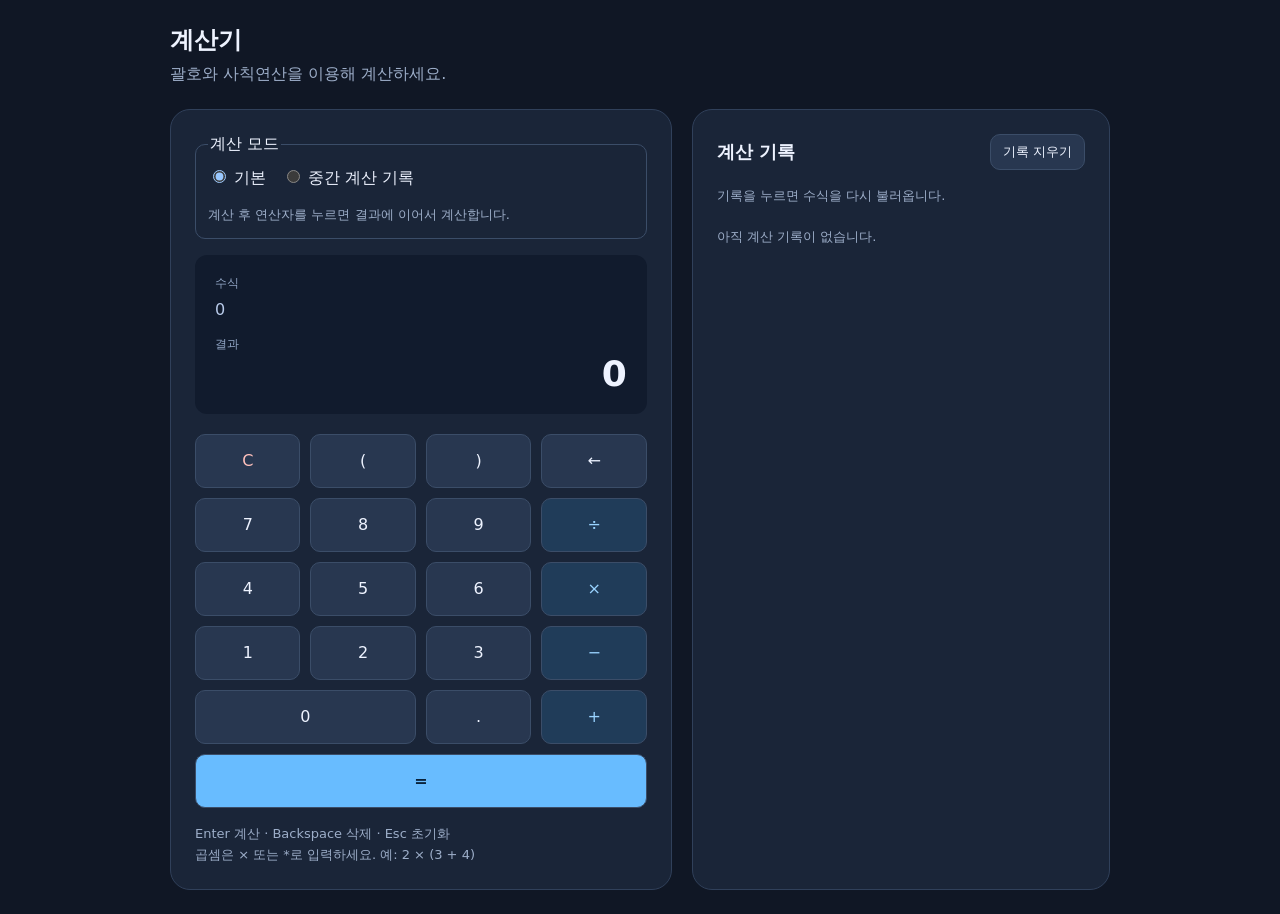
<file: index.html>
<!doctype html>
<html lang="ko">
<head>
<meta charset="utf-8">
<meta name="viewport" content="width=device-width, initial-scale=1">
<title>계산기</title>
<style>
:root{color-scheme:dark;font-family:system-ui,-apple-system,"맑은 고딕",sans-serif;background:#101725;color:#eef3ff}*{box-sizing:border-box}body{margin:0;min-height:100vh;display:grid;place-items:center;padding:24px}main{width:min(940px,100%)}h1{font-size:24px;margin:0 0 8px}.intro{color:#9daec9;margin:0 0 24px}.layout{display:grid;grid-template-columns:minmax(0,1.2fr) minmax(0,1fr);gap:20px}.panel{background:#1a2538;border:1px solid #30405a;border-radius:20px;padding:24px}.display{background:#111b2d;border-radius:12px;padding:20px;margin-bottom:20px;min-height:140px}.label{color:#91a5c4;font-size:12px}.expression{min-height:28px;margin:8px 0;overflow-wrap:anywhere;color:#b9cbea}.result{font-size:36px;font-weight:650;text-align:right;overflow-wrap:anywhere}.result.error{font-size:22px;color:#ffb4b4}.keys{display:grid;grid-template-columns:repeat(4,1fr);gap:10px}button{font:inherit;color:inherit;border:1px solid #3b4d68;border-radius:10px;background:#283750;cursor:pointer;min-height:54px;transition:background .15s}button:hover{background:#394d6c}button:active{transform:translateY(1px)}button:focus-visible{outline:3px solid #a3cfff;outline-offset:3px}.operator{color:#99d3ff;background:#203c59}.equal{background:#68bcff;color:#09223b;font-weight:700}.equal:hover{background:#97d0ff}.clear{color:#ffc1bc}.history-head{display:flex;align-items:center;justify-content:space-between;gap:12px}h2{font-size:18px;margin:0}.history-head button{font-size:13px;min-height:36px;padding:0 12px}.history-list{list-style:none;padding:0;margin:20px 0 0;max-height:440px;overflow:auto}.history-list li{margin-bottom:10px}.history-item{width:100%;text-align:left;padding:14px;overflow-wrap:anywhere;line-height:1.6}.empty,.notice,.hint{color:#9daec9;font-size:13px;line-height:1.6}.hint{margin:16px 0 0}.notice{color:#ffd59a}.zero{grid-column:span 2}@media(max-width:680px){body{padding:16px}.layout{grid-template-columns:1fr}.panel{padding:18px}.history-list{max-height:280px}.result{font-size:32px}}
</style>
</head>
<body>
<main>
<h1>계산기</h1>
<p class="intro">괄호와 사칙연산을 이용해 계산하세요.</p>
<div class="layout">
<section class="panel" aria-label="계산기">
<fieldset style="border:1px solid #3b4d68;border-radius:10px;margin:0 0 16px;padding:12px"><legend>계산 모드</legend><label style="margin-right:16px"><input type="radio" name="mode" value="single" checked> 기본</label><label><input type="radio" name="mode" value="steps"> 중간 계산 기록</label><p id="mode-hint" class="hint">계산 후 연산자를 누르면 결과에 이어서 계산합니다.</p></fieldset>
<div class="display"><div class="label">수식</div><div id="expression" class="expression" aria-live="polite">0</div><div class="label">결과</div><div id="result" class="result" role="status" aria-live="polite">0</div></div>
<div class="keys">
<button class="clear" data-action="clear" aria-label="모두 지우기">C</button><button data-value="(">(</button><button data-value=")">)</button><button data-action="delete" aria-label="한 글자 지우기">←</button>
<button data-value="7">7</button><button data-value="8">8</button><button data-value="9">9</button><button class="operator" data-value="/" aria-label="나누기">÷</button>
<button data-value="4">4</button><button data-value="5">5</button><button data-value="6">6</button><button class="operator" data-value="*" aria-label="곱하기">×</button>
<button data-value="1">1</button><button data-value="2">2</button><button data-value="3">3</button><button class="operator" data-value="-" aria-label="빼기">−</button>
<button class="zero" data-value="0">0</button><button data-value=".">.</button><button class="operator" data-value="+" aria-label="더하기">+</button>
<button class="equal" style="grid-column:span 4" data-action="calculate">=</button>
</div><p class="hint">Enter 계산 · Backspace 삭제 · Esc 초기화<br>곱셈은 × 또는 *로 입력하세요. 예: 2 × (3 + 4)</p>
</section>
<aside class="panel" aria-label="계산 기록"><div class="history-head"><h2>계산 기록</h2><button id="clear-history">기록 지우기</button></div><p class="hint">기록을 누르면 수식을 다시 불러옵니다.</p><p id="storage-notice" class="notice" hidden></p><ul id="history" class="history-list"></ul></aside>
</div>
</main>
<script>
'use strict';
// 외부 코드 실행 없이 재귀 하강 파서로 연산 우선순위를 처리한다.
function evaluate(source) {
  let position = 0;
  function skip() { while (/\s/.test(source[position] || '') && position < source.length) position++; }
  function take(char) { skip(); if (source[position] === char) { position++; return true; } return false; }
  function primary() {
    skip();
    if (take('(')) { const value = sum(); if (!take(')')) throw new Error('괄호를 확인해 주세요'); return value; }
    const match = source.slice(position).match(/^(?:\d+(?:\.\d*)?|\.\d+)(?:[eE][+-]?\d+)?/);
    if (!match) throw new Error('수식을 확인해 주세요');
    position += match[0].length;
    return Number(match[0]);
  }
  function unary() { if (take('+')) return unary(); if (take('-')) return -unary(); return primary(); }
  function product() {
    let value = unary();
    while (true) {
      if (take('*')) value *= unary();
      else if (take('/')) { const divisor = unary(); if (divisor === 0) throw new Error('0으로 나눌 수 없습니다'); value /= divisor; }
      else return value;
    }
  }
  function sum() {
    let value = product();
    while (true) { if (take('+')) value += product(); else if (take('-')) value -= product(); else return value; }
  }
  if (!source.trim()) throw new Error('수식을 입력해 주세요');
  const value = sum(); skip();
  if (position !== source.length) throw new Error('수식을 확인해 주세요');
  if (!Number.isFinite(value)) throw new Error('계산 가능한 범위를 초과했습니다');
  return Object.is(value, -0) ? '0' : String(Number(value.toPrecision(12)));
}
const expressionEl = document.getElementById('expression');
const resultEl = document.getElementById('result');
const historyEl = document.getElementById('history');
const noticeEl = document.getElementById('storage-notice');
const storageKey = 'codex-calculator-history-v1';
let expression = '', result = '0', completed = false, history = [];
let mode = 'single';
document.querySelectorAll('input[name="mode"]').forEach(radio => {
  radio.addEventListener('change', () => {
    mode = radio.value;
    document.getElementById('mode-hint').textContent = mode === 'steps'
      ? '= 또는 Enter마다 중간 결과를 기록합니다. 연산자로 기존 수식을 이어 쓰세요. 새 계산은 C를 누르세요.'
      : '계산 후 연산자를 누르면 결과에 이어서 계산합니다.';
  });
});
function pretty(value) { return value.replace(/\*/g, '×').replace(/\//g, '÷').replace(/-/g, '−'); }
function storageWarning() { noticeEl.hidden = false; noticeEl.textContent = '이 브라우저에서는 기록을 저장할 수 없습니다. 현재 창에서만 기록이 유지됩니다.'; }
try {
  const saved = JSON.parse(localStorage.getItem(storageKey) || '[]');
  if (Array.isArray(saved)) history = saved.filter(item => item && typeof item.expression === 'string' && typeof item.result === 'string').slice(0, 200);
} catch { storageWarning(); }
function saveHistory() { try { localStorage.setItem(storageKey, JSON.stringify(history)); } catch { storageWarning(); } }
function render() { expressionEl.textContent = expression ? pretty(expression) : '0'; resultEl.textContent = result; }
function renderHistory() {
  historyEl.replaceChildren();
  if (!history.length) { const li = document.createElement('li'); li.className = 'empty'; li.textContent = '아직 계산 기록이 없습니다.'; historyEl.append(li); return; }
  history.forEach(item => {
    const li = document.createElement('li'), button = document.createElement('button');
    button.className = 'history-item'; button.textContent = pretty(item.expression) + ' = ' + item.result;
    button.addEventListener('click', () => { expression = item.expression; result = item.result; completed = false; resultEl.classList.remove('error'); render(); });
    li.append(button); historyEl.append(li);
  });
}
function input(value) {
  let nextExpression = expression;
  if (completed) nextExpression = /^[+*/-]$/.test(value) ? (mode === 'steps' ? expression : result) : '';
  if (nextExpression.length + value.length > 500) { result = '수식은 500자까지 입력할 수 있습니다'; completed = false; resultEl.classList.add('error'); render(); return; }
  expression = nextExpression;
  completed = false; resultEl.classList.remove('error'); expression += value; render();
}
function action(name) {
  if (name === 'clear') { expression = ''; result = '0'; completed = false; resultEl.classList.remove('error'); }
  if (name === 'delete') { expression = expression.slice(0, -1); completed = false; resultEl.classList.remove('error'); result = '0'; }
  if (name === 'calculate') {
    try {
      result = evaluate(expression); completed = true; resultEl.classList.remove('error');
      history.unshift({expression, result}); history = history.slice(0, 200); saveHistory(); renderHistory();
    } catch (error) { result = error.message; completed = false; resultEl.classList.add('error'); }
  }
  render();
}
document.querySelector('.keys').addEventListener('click', event => { const button = event.target.closest('button'); if (!button) return; if (button.dataset.value !== undefined) input(button.dataset.value); else action(button.dataset.action); });
document.getElementById('clear-history').addEventListener('click', () => { history = []; saveHistory(); renderHistory(); });
document.addEventListener('keydown', event => {
  if (event.ctrlKey || event.metaKey || event.altKey) return;
  if (event.target && event.target.matches('input, select, textarea')) return;
  if (/^[0-9.+*/()\-]$/.test(event.key)) { event.preventDefault(); input(event.key); }
  else if (event.key === 'Enter' || event.key === '=') { event.preventDefault(); action('calculate'); }
  else if (event.key === 'Backspace') { event.preventDefault(); action('delete'); }
  else if (event.key === 'Escape') { event.preventDefault(); action('clear'); }
});
render(); renderHistory();
</script>
</body>
</html>
</file>
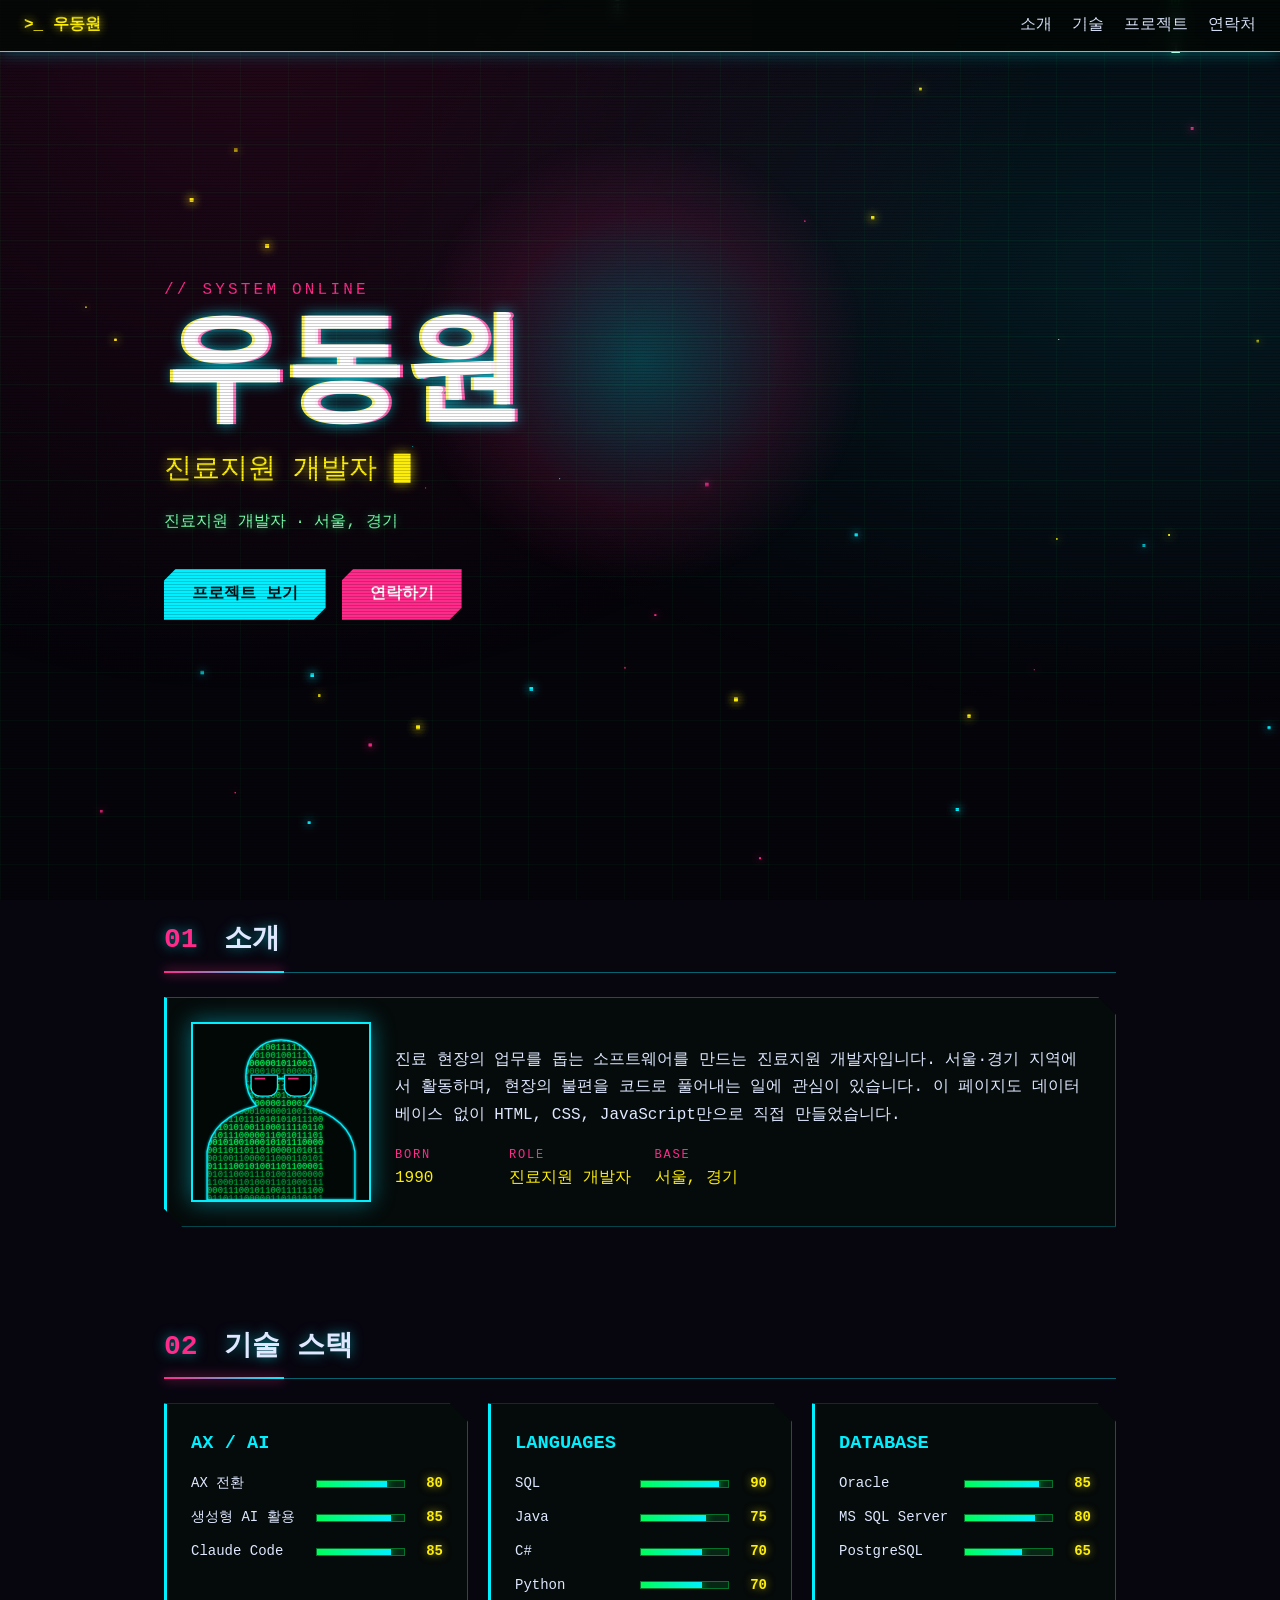
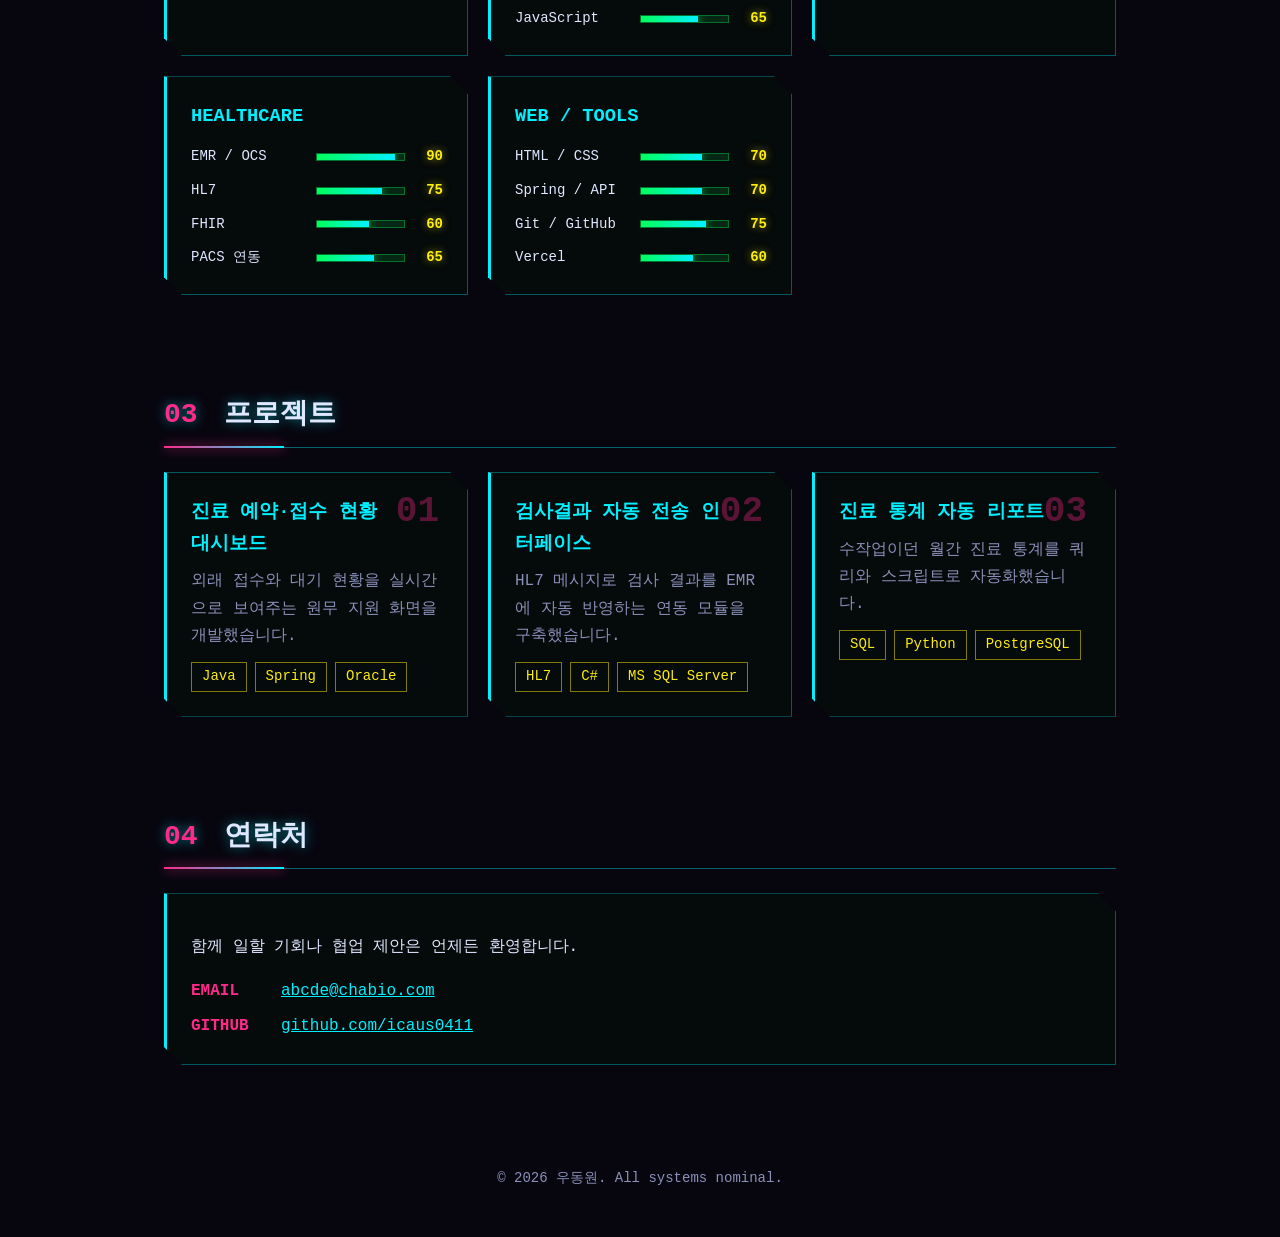
<file: 02_1page/index.html>
<!doctype html>
<html lang="ko">
<head>
<meta charset="utf-8">
<meta name="viewport" content="width=device-width, initial-scale=1">
<title>우동원 | 개발자 포트폴리오</title>
<meta name="description" content="진료지원 개발자 · 서울, 경기 - 개발자 우동원의 포트폴리오">
<meta property="og:title" content="우동원 | 개발자 포트폴리오">
<meta property="og:description" content="진료지원 개발자 · 서울, 경기">
<meta property="og:type" content="website">
<link rel="stylesheet" href="style.css">
</head>
<body>
<a class="skip" href="#about">본문으로 건너뛰기</a>
<canvas id="fx" aria-hidden="true"></canvas>
<div class="bg-grid" aria-hidden="true"></div>
<div class="glow" aria-hidden="true"></div>
<div class="scanlines" aria-hidden="true"></div>

<header class="nav">
  <a class="logo" href="#top">&gt;_ 우동원</a>
  <nav aria-label="주요 메뉴">
    <a href="#about">소개</a>
    <a href="#skills">기술</a>
    <a href="#projects">프로젝트</a>
    <a href="#contact">연락처</a>
  </nav>
</header>

<main id="top">
  <section class="hero">
    <p class="tag">// SYSTEM ONLINE</p>
    <h1 class="glitch" data-text="우동원">우동원</h1>
    <p class="role"><span id="typed" data-text="진료지원 개발자">진료지원 개발자</span> <span class="cursor" aria-hidden="true">█</span></p>
    <p class="lead">진료지원 개발자 · 서울, 경기</p>
    <div class="cta">
      <a class="btn" href="#projects">프로젝트 보기</a>
      <a class="btn alt" href="#contact">연락하기</a>
    </div>
  </section>

  <section id="about" class="block">
    <h2><span>01</span> 소개</h2>
    <div class="panel about">
      <div class="avatar"><svg class="avatar-svg" viewBox="0 0 200 200" role="img" aria-label="우동원 매트릭스 스타일 아바타">
  <defs>
    <clipPath id="body"><path d="M100 18c-24 0-40 18-40 42 0 14 5 25 12 33-30 8-52 24-56 52v55h168v-55c-4-28-26-44-56-52 7-8 12-19 12-33 0-24-16-42-40-42z"/></clipPath>
    <filter id="g"><feGaussianBlur stdDeviation="1.2" result="b"/><feMerge><feMergeNode in="b"/><feMergeNode in="SourceGraphic"/></feMerge></filter>
  </defs>
  <rect width="200" height="200" fill="#020806"/>
  <g clip-path="url(#body)" font-family="monospace" font-size="10" fill="#00ff5a" filter="url(#g)"><text x="4" y="12" opacity="0.47">101000100001100010000100</text><text x="4" y="21" opacity="0.49">011001000100001111111000</text><text x="4" y="30" opacity="0.80">111110010101100111110011</text><text x="4" y="39" opacity="0.65">001111101100100100111001</text><text x="4" y="48" opacity="0.93">101111100000000101100111</text><text x="4" y="57" opacity="0.49">011111011000010010000010</text><text x="4" y="66" opacity="0.52">010111100111110001110001</text><text x="4" y="75" opacity="0.67">010110101000100110011101</text><text x="4" y="84" opacity="0.68">110000101010110010101101</text><text x="4" y="93" opacity="0.83">000000101100000010001010</text><text x="4" y="102" opacity="0.57">111001110001000001001100</text><text x="4" y="111" opacity="0.66">100100110111010101011100</text><text x="4" y="120" opacity="0.81">010010101001100011110110</text><text x="4" y="129" opacity="0.80">011101110000011001011101</text><text x="4" y="138" opacity="0.93">010010100100010101110000</text><text x="4" y="147" opacity="0.72">100011011011010000101011</text><text x="4" y="156" opacity="0.54">110010011000011000110101</text><text x="4" y="165" opacity="0.86">110111100101001101100001</text><text x="4" y="174" opacity="0.52">010101100011101001000000</text><text x="4" y="183" opacity="0.49">101100011010001101000111</text><text x="4" y="192" opacity="0.61">100001110010110011111100</text><text x="4" y="201" opacity="0.46">010110111000001101010111</text></g>
  <path d="M100 18c-24 0-40 18-40 42 0 14 5 25 12 33-30 8-52 24-56 52v55h168v-55c-4-28-26-44-56-52 7-8 12-19 12-33 0-24-16-42-40-42z" fill="none" stroke="#00f0ff" stroke-width="1.5" filter="url(#g)"/>
  <g>
    <path d="M66 58h30v14c0 6-5 10-11 10H77c-6 0-11-4-11-10z" fill="#000" stroke="#00f0ff" stroke-width="1.5"/>
    <path d="M104 58h30v14c0 6-5 10-11 10h-8c-6 0-11-4-11-10z" fill="#000" stroke="#00f0ff" stroke-width="1.5"/>
    <path d="M96 62h8" stroke="#00f0ff" stroke-width="2"/>
    <path d="M70 62l12 0M108 62l12 0" stroke="#ff2a8a" stroke-width="2" opacity=".9"/>
  </g>
</svg></div>
      <div>
        <p>진료 현장의 업무를 돕는 소프트웨어를 만드는 진료지원 개발자입니다. 서울·경기 지역에서 활동하며, 현장의 불편을 코드로 풀어내는 일에 관심이 있습니다. 이 페이지도 데이터베이스 없이 HTML, CSS, JavaScript만으로 직접 만들었습니다.</p>
        <dl class="facts">
          <div><dt>BORN</dt><dd>1990</dd></div>
          <div><dt>ROLE</dt><dd>진료지원 개발자</dd></div>
          <div><dt>BASE</dt><dd>서울, 경기</dd></div>
        </dl>
      </div>
    </div>
  </section>

  <section id="skills" class="block">
    <h2><span>02</span> 기술 스택</h2>
    <div id="skill-list" class="skills"></div>
  </section>

  <section id="projects" class="block">
    <h2><span>03</span> 프로젝트</h2>
    <div id="project-list" class="projects"></div>
  </section>

  <section id="contact" class="block">
    <h2><span>04</span> 연락처</h2>
    <div class="panel contact">
      <p>함께 일할 기회나 협업 제안은 언제든 환영합니다.</p>
      <ul id="contact-list"></ul>
    </div>
  </section>
</main>

<footer>
  <p>© <span id="year"></span> 우동원. All systems nominal.</p>
</footer>
<script src="script.js"></script>
</body>
</html>
</file>
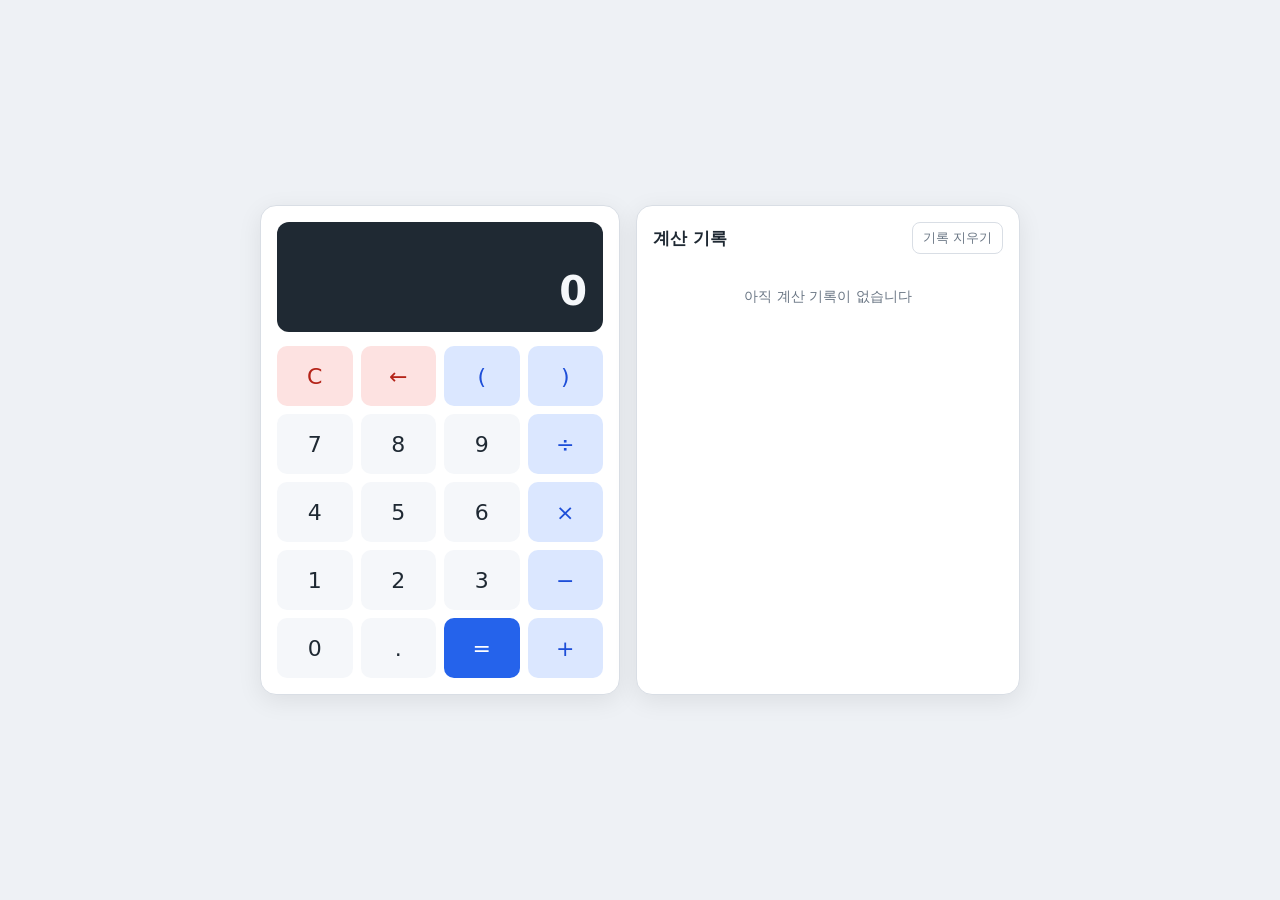
<file: 계산기_Claude.html>
<!DOCTYPE html>
<html lang="ko">
<head>
<meta charset="UTF-8">
<meta name="viewport" content="width=device-width, initial-scale=1">
<title>계산기</title>
<style>
  :root {
    --bg: #eef1f5;
    --panel: #ffffff;
    --screen: #1f2933;
    --screen-text: #f5f7fa;
    --screen-sub: #9aa5b1;
    --key: #f5f7fa;
    --key-text: #1f2933;
    --op: #dbe7ff;
    --op-text: #1d4ed8;
    --fn: #fde2e1;
    --fn-text: #b42318;
    --eq: #2563eb;
    --eq-text: #ffffff;
    --border: #d9dee5;
    --muted: #6b7785;
    --hover: rgba(0, 0, 0, 0.06);
    --focus: #f59e0b;
  }
  @media (prefers-color-scheme: dark) {
    :root {
      --bg: #12161c;
      --panel: #1b2129;
      --screen: #0b0e12;
      --screen-text: #f5f7fa;
      --screen-sub: #7b8794;
      --key: #262e38;
      --key-text: #e4e7eb;
      --op: #1e3a6e;
      --op-text: #bcd3ff;
      --fn: #4a2220;
      --fn-text: #ffc9c5;
      --eq: #3b82f6;
      --eq-text: #ffffff;
      --border: #2f3843;
      --muted: #9aa5b1;
      --hover: rgba(255, 255, 255, 0.07);
    }
  }
  * { box-sizing: border-box; }
  body {
    margin: 0;
    min-height: 100vh;
    background: var(--bg);
    color: var(--key-text);
    font-family: "Segoe UI", "Malgun Gothic", system-ui, sans-serif;
    display: flex;
    align-items: center;
    justify-content: center;
    padding: 16px;
  }
  .app {
    display: flex;
    gap: 16px;
    width: 100%;
    max-width: 760px;
    align-items: stretch;
  }
  .calc, .history {
    background: var(--panel);
    border: 1px solid var(--border);
    border-radius: 16px;
    padding: 16px;
    box-shadow: 0 6px 24px rgba(0, 0, 0, 0.08);
  }
  .calc { flex: 0 0 360px; }
  .history { flex: 1 1 auto; display: flex; flex-direction: column; min-width: 0; }

  .screen {
    background: var(--screen);
    border-radius: 12px;
    padding: 14px 16px;
    margin-bottom: 14px;
    text-align: right;
    min-height: 110px;
    display: flex;
    flex-direction: column;
    justify-content: space-between;
    overflow: hidden;
  }
  .expr {
    color: var(--screen-sub);
    font-size: 18px;
    min-height: 26px;
    word-break: break-all;
    font-variant-numeric: tabular-nums;
  }
  .result {
    color: var(--screen-text);
    font-size: 40px;
    font-weight: 600;
    min-height: 52px;
    word-break: break-all;
    font-variant-numeric: tabular-nums;
    line-height: 1.25;
  }
  .result.error { font-size: 22px; color: #ff8a80; }

  .keys {
    display: grid;
    grid-template-columns: repeat(4, 1fr);
    gap: 8px;
  }
  .keys button {
    font: inherit;
    font-size: 22px;
    height: 60px;
    border: none;
    border-radius: 10px;
    background: var(--key);
    color: var(--key-text);
    cursor: pointer;
    position: relative;
    transition: transform 0.05s;
  }
  .keys button::after {
    content: "";
    position: absolute; inset: 0;
    border-radius: inherit;
    background: transparent;
  }
  .keys button:hover::after { background: var(--hover); }
  .keys button:active, .keys button.pressed { transform: scale(0.96); }
  .keys button:focus-visible, .history button:focus-visible {
    outline: 3px solid var(--focus);
    outline-offset: 2px;
  }
  .keys .op { background: var(--op); color: var(--op-text); }
  .keys .fn { background: var(--fn); color: var(--fn-text); }
  .keys .eq { background: var(--eq); color: var(--eq-text); }
  .keys .wide { grid-column: span 2; }

  .history-head {
    display: flex;
    justify-content: space-between;
    align-items: center;
    margin-bottom: 10px;
  }
  .history-head h2 { font-size: 17px; margin: 0; }
  .clear-history {
    font: inherit;
    font-size: 13px;
    padding: 6px 10px;
    border-radius: 8px;
    border: 1px solid var(--border);
    background: transparent;
    color: var(--muted);
    cursor: pointer;
  }
  .clear-history:hover { color: var(--fn-text); border-color: var(--fn-text); }
  .history ul {
    list-style: none;
    margin: 0;
    padding: 0;
    overflow-y: auto;
    flex: 1 1 auto;
    max-height: 440px;
  }
  .history li button {
    width: 100%;
    text-align: right;
    font: inherit;
    background: transparent;
    color: var(--key-text);
    border: none;
    border-bottom: 1px solid var(--border);
    padding: 10px 8px;
    cursor: pointer;
    border-radius: 6px;
    word-break: break-all;
  }
  .history li button:hover { background: var(--hover); }
  .history .h-expr { display: block; color: var(--muted); font-size: 14px; }
  .history .h-res { display: block; font-size: 18px; font-weight: 600; }
  .empty { color: var(--muted); font-size: 14px; text-align: center; padding: 24px 0; }

  @media (max-width: 720px) {
    .app { flex-direction: column; }
    .calc { flex: none; }
    .history ul { max-height: 260px; }
  }
</style>
</head>
<body>
<main class="app">
  <section class="calc" aria-label="계산기">
    <div class="screen">
      <div class="expr" id="expr" aria-live="polite"></div>
      <div class="result" id="result" aria-live="polite">0</div>
    </div>
    <div class="keys">
      <button class="fn" data-key="C" aria-label="모두 지우기">C</button>
      <button class="fn" data-key="back" aria-label="한 글자 지우기">←</button>
      <button class="op" data-key="(" aria-label="여는 괄호">(</button>
      <button class="op" data-key=")" aria-label="닫는 괄호">)</button>

      <button data-key="7">7</button>
      <button data-key="8">8</button>
      <button data-key="9">9</button>
      <button class="op" data-key="÷" aria-label="나누기">÷</button>

      <button data-key="4">4</button>
      <button data-key="5">5</button>
      <button data-key="6">6</button>
      <button class="op" data-key="×" aria-label="곱하기">×</button>

      <button data-key="1">1</button>
      <button data-key="2">2</button>
      <button data-key="3">3</button>
      <button class="op" data-key="−" aria-label="빼기">−</button>

      <button data-key="0">0</button>
      <button data-key="." aria-label="소수점">.</button>
      <button class="eq" data-key="=" aria-label="계산">=</button>
      <button class="op" data-key="+" aria-label="더하기">+</button>
    </div>
  </section>

  <section class="history" aria-label="계산 기록">
    <div class="history-head">
      <h2>계산 기록</h2>
      <button class="clear-history" id="clearHistory">기록 지우기</button>
    </div>
    <ul id="historyList"></ul>
  </section>
</main>

<script>
(function () {
  "use strict";

  var OPS = ["+", "−", "×", "÷"];
  var STORAGE_KEY = "calculator_history_v1";
  var MAX_HISTORY = 100;
  var DIV_ZERO_MSG = "0으로 나눌 수 없습니다";

  var exprEl = document.getElementById("expr");
  var resultEl = document.getElementById("result");
  var listEl = document.getElementById("historyList");

  var expr = "";        // 입력 중인 수식 (표시용 기호 × ÷ − 사용)
  var justEvaluated = false;
  var lastResult = null;
  var history = loadHistory();

  // ---------- 수식 계산 (eval 미사용, 재귀 하강 파서) ----------
  function tokenize(s) {
    var tokens = [];
    var i = 0;
    while (i < s.length) {
      var c = s[i];
      if (/[0-9.]/.test(c)) {
        var j = i;
        while (j < s.length && /[0-9.]/.test(s[j])) j++;
        var numStr = s.slice(i, j);
        if ((numStr.match(/\./g) || []).length > 1 || numStr === ".") throw new Error("syntax");
        tokens.push({ type: "num", value: parseFloat(numStr) });
        i = j;
      } else if (OPS.indexOf(c) >= 0 || c === "(" || c === ")") {
        tokens.push({ type: c });
        i++;
      } else {
        throw new Error("syntax");
      }
    }
    return tokens;
  }

  function evaluate(s) {
    var tokens = tokenize(s);
    var pos = 0;
    function peek() { return tokens[pos] ? tokens[pos].type : null; }

    // expression := term (('+' | '−') term)*
    function parseExpr() {
      var v = parseTerm();
      while (peek() === "+" || peek() === "−") {
        var op = tokens[pos++].type;
        var r = parseTerm();
        v = op === "+" ? v + r : v - r;
      }
      return v;
    }
    // term := factor (('×' | '÷') factor)*   ← 곱셈·나눗셈이 먼저 묶임
    function parseTerm() {
      var v = parseFactor();
      while (peek() === "×" || peek() === "÷") {
        var op = tokens[pos++].type;
        var r = parseFactor();
        if (op === "×") v = v * r;
        else {
          if (r === 0) throw new Error("divzero");
          v = v / r;
        }
      }
      return v;
    }
    // factor := ('−' | '+') factor | number | '(' expression ')'
    function parseFactor() {
      var t = peek();
      if (t === "−") { pos++; return -parseFactor(); }
      if (t === "+") { pos++; return parseFactor(); }
      if (t === "num") return tokens[pos++].value;
      if (t === "(") {
        pos++;
        var v = parseExpr();
        if (peek() !== ")") throw new Error("syntax");
        pos++;
        return v;
      }
      throw new Error("syntax");
    }

    if (tokens.length === 0) throw new Error("empty");
    var value = parseExpr();
    if (pos !== tokens.length) throw new Error("syntax");
    if (!isFinite(value)) throw new Error("overflow");
    return value;
  }

  // 0.1+0.2 → 0.3 처럼 부동소수점 오차 정리 (유효숫자 12자리)
  function formatNumber(n) {
    var cleaned = parseFloat(n.toPrecision(12));
    if (Object.is(cleaned, -0)) cleaned = 0;
    var abs = Math.abs(cleaned);
    if (abs !== 0 && (abs >= 1e15 || abs < 1e-9)) {
      return cleaned.toExponential().replace("-", "−").replace(/e\+?/, "e");
    }
    return String(cleaned).replace("-", "−");
  }

  // 결과 문자열을 다시 수식에 넣을 수 있는 형태로
  function resultToExpr(n) {
    var s = String(parseFloat(n.toPrecision(12)));
    if (/e/i.test(s)) return null; // 지수 표기는 이어서 계산하지 않음
    return s.replace("-", "−");
  }

  // ---------- 입력 처리 ----------
  function lastChar() { return expr.slice(-1); }
  function isOp(c) { return OPS.indexOf(c) >= 0; }

  // 현재 입력 중인 숫자 조각 (소수점 중복 검사용)
  function currentNumber() {
    var m = expr.match(/[0-9.]*$/);
    return m ? m[0] : "";
  }

  function openParens() {
    var n = 0;
    for (var i = 0; i < expr.length; i++) {
      if (expr[i] === "(") n++;
      else if (expr[i] === ")") n--;
    }
    return n;
  }

  function startFresh() {
    expr = "";
    justEvaluated = false;
    resultEl.classList.remove("error");
  }

  function input(key) {
    if (key === "C") { startFresh(); lastResult = null; render(); return; }
    if (key === "back") { backspace(); return; }
    if (key === "=") { calculate(); return; }

    if (justEvaluated) {
      // 결과 직후: 연산자면 결과에 이어서, 그 외에는 새 계산
      var carry = lastResult !== null ? resultToExpr(lastResult) : null;
      startFresh();
      if (isOp(key) && carry !== null) {
        expr = carry;
      } else if (isOp(key) && key !== "−") {
        render();
        return;
      }
    }

    var last = lastChar();

    if (/[0-9]/.test(key)) {
      if (last === ")") expr += "×";
      // 숫자 맨 앞의 불필요한 0 정리 (예: 05 → 5)
      if (currentNumber() === "0") expr = expr.slice(0, -1);
      expr += key;
    } else if (key === ".") {
      if (currentNumber().indexOf(".") >= 0) return;
      if (last === ")") expr += "×";
      if (currentNumber() === "") expr += "0";
      expr += ".";
    } else if (isOp(key)) {
      if (expr === "" || last === "(") {
        // 맨 앞이나 괄호 바로 뒤에는 음수 부호만 허용
        if (key === "−") expr += "−";
        else return;
      } else if (isOp(last)) {
        // 연산자를 연속으로 누르면 마지막 연산자로 교체
        var before = expr.slice(0, -1);
        if (before === "" || before.slice(-1) === "(") {
          if (key === "−") return;
          expr = before; // "(−" 뒤에 + × ÷ 를 누르면 부호 취소
          return render();
        }
        expr = before + key;
      } else {
        if (last === ".") expr += "0";
        expr += key;
      }
    } else if (key === "(") {
      if (last === "." ) expr += "0";
      if (/[0-9)]/.test(lastChar())) expr += "×";
      expr += "(";
    } else if (key === ")") {
      if (openParens() <= 0) return;
      if (last === "(" || isOp(last)) return;
      if (last === ".") expr += "0";
      expr += ")";
    }
    resultEl.classList.remove("error");
    render();
  }

  function backspace() {
    if (justEvaluated) { startFresh(); render(); return; }
    expr = expr.slice(0, -1);
    resultEl.classList.remove("error");
    render();
  }

  function calculate() {
    if (expr === "" || justEvaluated) return;
    var full = expr;
    // 마지막이 연산자면 무시, 닫히지 않은 괄호는 자동으로 닫기
    while (isOp(full.slice(-1)) || full.slice(-1) === "(") full = full.slice(0, -1);
    if (full === "") return;
    if (full.slice(-1) === ".") full += "0";
    var open = 0;
    for (var i = 0; i < full.length; i++) {
      if (full[i] === "(") open++; else if (full[i] === ")") open--;
    }
    while (open-- > 0) full += ")";

    try {
      var value = evaluate(full);
      var shown = formatNumber(value);
      exprEl.textContent = full + " =";
      resultEl.textContent = shown;
      resultEl.classList.remove("error");
      lastResult = value;
      addHistory(full, shown);
    } catch (e) {
      exprEl.textContent = full + " =";
      resultEl.textContent = e.message === "divzero" ? DIV_ZERO_MSG
                           : e.message === "overflow" ? "계산 범위를 벗어났습니다"
                           : "수식이 올바르지 않습니다";
      resultEl.classList.add("error");
      lastResult = null;
    }
    expr = full;
    justEvaluated = true;
  }

  // 입력 중에는 아래 줄에 미리보기 결과 표시
  function render() {
    exprEl.textContent = expr;
    if (expr === "") { resultEl.textContent = "0"; return; }
    try {
      var preview = expr;
      while (isOp(preview.slice(-1)) || preview.slice(-1) === "(") preview = preview.slice(0, -1);
      if (preview.slice(-1) === ".") preview += "0";
      var open = 0;
      for (var i = 0; i < preview.length; i++) {
        if (preview[i] === "(") open++; else if (preview[i] === ")") open--;
      }
      while (open-- > 0) preview += ")";
      resultEl.textContent = preview === "" ? "0" : formatNumber(evaluate(preview));
    } catch (e) {
      // 입력 중 0으로 나누기 등은 = 를 눌렀을 때 안내
      if (!resultEl.classList.contains("error")) resultEl.textContent = "";
    }
  }

  // ---------- 계산 기록 (localStorage) ----------
  function loadHistory() {
    try {
      var raw = localStorage.getItem(STORAGE_KEY);
      var data = raw ? JSON.parse(raw) : [];
      return Array.isArray(data) ? data : [];
    } catch (e) {
      return [];
    }
  }

  function saveHistory() {
    try { localStorage.setItem(STORAGE_KEY, JSON.stringify(history)); } catch (e) { /* 저장 불가 환경 */ }
  }

  function addHistory(exprText, resultText) {
    history.unshift({ expr: exprText, result: resultText });
    if (history.length > MAX_HISTORY) history.length = MAX_HISTORY;
    saveHistory();
    renderHistory();
  }

  function renderHistory() {
    listEl.innerHTML = "";
    if (history.length === 0) {
      var empty = document.createElement("li");
      empty.className = "empty";
      empty.textContent = "아직 계산 기록이 없습니다";
      listEl.appendChild(empty);
      return;
    }
    history.forEach(function (item) {
      var li = document.createElement("li");
      var btn = document.createElement("button");
      btn.title = "이 수식 다시 불러오기";
      var e = document.createElement("span");
      e.className = "h-expr";
      e.textContent = item.expr + " =";
      var r = document.createElement("span");
      r.className = "h-res";
      r.textContent = item.result;
      btn.appendChild(e);
      btn.appendChild(r);
      btn.addEventListener("click", function () {
        startFresh();
        expr = item.expr;
        render();
      });
      li.appendChild(btn);
      listEl.appendChild(li);
    });
  }

  document.getElementById("clearHistory").addEventListener("click", function () {
    history = [];
    saveHistory();
    renderHistory();
  });

  // ---------- 버튼 / 키보드 ----------
  document.querySelector(".keys").addEventListener("click", function (ev) {
    var btn = ev.target.closest("button");
    if (btn) input(btn.getAttribute("data-key"));
  });

  var KEYMAP = {
    "+": "+", "-": "−", "*": "×", "x": "×", "X": "×", "/": "÷",
    "(": "(", ")": ")", ".": ".", ",": ".",
    "Enter": "=", "=": "=", "Backspace": "back", "Escape": "C", "Delete": "C"
  };

  document.addEventListener("keydown", function (ev) {
    if (ev.ctrlKey || ev.metaKey || ev.altKey) return;
    var key = /^[0-9]$/.test(ev.key) ? ev.key : KEYMAP[ev.key];
    if (!key) return;
    ev.preventDefault(); // Enter가 포커스된 버튼을 한 번 더 누르지 않도록
    input(key);
    var btn = document.querySelector('.keys button[data-key="' + key + '"]');
    if (btn) {
      btn.classList.add("pressed");
      setTimeout(function () { btn.classList.remove("pressed"); }, 100);
    }
  });

  renderHistory();
  render();
})();
</script>
</body>
</html>
</file>
<file: 02_1page/style.css>
:root {
  --bg: #07060f;
  --panel: #0e0c1d;
  --cyan: #00f0ff;
  --pink: #ff2a8a;
  --yellow: #fcee0a;
  --text: #dfe8ff;
  --dim: #8a90b8;
  --font: "Consolas", "D2Coding", "Malgun Gothic", ui-monospace, monospace;
}
* { box-sizing: border-box; }
html { scroll-behavior: smooth; scroll-padding-top: 72px; }
body {
  margin: 0;
  background: var(--bg);
  color: var(--text);
  font-family: var(--font);
  line-height: 1.7;
}
a { color: var(--cyan); }
.skip { position: absolute; left: -999px; }
.skip:focus { left: 8px; top: 8px; background: var(--yellow); color: #000; padding: 8px; z-index: 100; }
:focus-visible { outline: 2px solid var(--yellow); outline-offset: 3px; }

/* 배경 효과 */
.bg-grid {
  position: fixed; inset: 0; z-index: -2;
  background:
    radial-gradient(ellipse at 20% 0%, rgba(255, 42, 138, .22), transparent 55%),
    radial-gradient(ellipse at 90% 30%, rgba(0, 240, 255, .16), transparent 50%),
    linear-gradient(rgba(0, 240, 255, .07) 1px, transparent 1px) 0 0 / 48px 48px,
    linear-gradient(90deg, rgba(0, 240, 255, .07) 1px, transparent 1px) 0 0 / 48px 48px;
}
.scanlines {
  position: fixed; inset: 0; z-index: 50; pointer-events: none;
  background: repeating-linear-gradient(transparent 0 2px, rgba(0, 0, 0, .18) 2px 3px);
}

/* 내비게이션 */
.nav {
  position: sticky; top: 0; z-index: 40;
  display: flex; justify-content: space-between; align-items: center; gap: 12px; flex-wrap: wrap;
  padding: 12px 24px;
  background: rgba(7, 6, 15, .85);
  backdrop-filter: blur(6px);
  border-bottom: 1px solid var(--cyan);
  box-shadow: 0 0 18px rgba(0, 240, 255, .35);
}
.logo { color: var(--yellow); text-decoration: none; font-weight: 700; }
.nav nav { display: flex; gap: 20px; flex-wrap: wrap; }
.nav nav a { color: var(--text); text-decoration: none; }
.nav nav a:hover { color: var(--pink); text-shadow: 0 0 8px var(--pink); }

main { max-width: 1000px; margin: 0 auto; padding: 0 24px; }

/* 히어로 */
.hero { min-height: 88vh; display: flex; flex-direction: column; justify-content: center; }
.tag { color: var(--pink); letter-spacing: .2em; margin: 0; }
.hero h1 {
  font-size: clamp(48px, 12vw, 120px);
  line-height: 1.05;
  margin: 8px 0;
  color: var(--cyan);
  text-shadow: 0 0 14px rgba(0, 240, 255, .8);
}
.glitch { position: relative; }
.glitch::before, .glitch::after {
  content: attr(data-text);
  position: absolute; left: 0; top: 0; width: 100%;
  clip-path: inset(0 0 0 0);
}
.glitch::before { color: var(--pink); text-shadow: none; transform: translate(3px, 0); mix-blend-mode: screen; animation: glitch-a 3s infinite steps(1); }
.glitch::after { color: var(--yellow); text-shadow: none; transform: translate(-3px, 0); mix-blend-mode: screen; animation: glitch-b 3s infinite steps(1); }
@keyframes glitch-a {
  0%, 90%, 100% { clip-path: inset(0 0 100% 0); }
  92% { clip-path: inset(10% 0 60% 0); }
  95% { clip-path: inset(55% 0 20% 0); }
}
@keyframes glitch-b {
  0%, 88%, 100% { clip-path: inset(100% 0 0 0); }
  90% { clip-path: inset(40% 0 35% 0); }
  94% { clip-path: inset(5% 0 80% 0); }
}
.role { font-size: clamp(18px, 3vw, 28px); color: var(--yellow); margin: 0; }
.cursor { animation: blink 1s steps(1) infinite; }
@keyframes blink { 50% { opacity: 0; } }
.lead { max-width: 560px; color: var(--dim); }
.cta { display: flex; gap: 16px; flex-wrap: wrap; margin-top: 16px; }

.btn {
  display: inline-block;
  padding: 12px 28px;
  background: var(--cyan); color: #001014;
  font-weight: 700; text-decoration: none;
  clip-path: polygon(12px 0, 100% 0, 100% calc(100% - 12px), calc(100% - 12px) 100%, 0 100%, 0 12px);
  transition: filter .15s, transform .15s;
}
.btn:hover { filter: drop-shadow(0 0 10px var(--cyan)) brightness(1.15); transform: translateY(-2px); }
.btn.alt { background: var(--pink); color: #fff; }
.btn.alt:hover { filter: drop-shadow(0 0 10px var(--pink)) brightness(1.15); }

/* 섹션 */
.block { padding: 72px 0 24px; }
.block h2 {
  font-size: 28px; margin: 0 0 24px;
  color: var(--text);
  border-bottom: 1px solid rgba(0, 240, 255, .4);
  padding-bottom: 8px;
}
.block h2 span { color: var(--pink); margin-right: 10px; }

.panel {
  position: relative;
  background: var(--panel);
  border: 1px solid rgba(0, 240, 255, .35);
  border-left: 3px solid var(--cyan);
  padding: 24px;
  clip-path: polygon(0 0, calc(100% - 18px) 0, 100% 18px, 100% 100%, 18px 100%, 0 calc(100% - 18px));
}
.panel h3 { margin: 0 0 8px; color: var(--cyan); }

.about { display: grid; grid-template-columns: 180px 1fr; gap: 24px; align-items: center; }
.avatar {
  aspect-ratio: 1; display: grid; place-items: center; text-align: center;
  color: var(--dim);
  border: 1px dashed var(--pink);
  background: repeating-linear-gradient(45deg, transparent 0 8px, rgba(255, 42, 138, .08) 8px 16px);
}
.facts { display: flex; gap: 24px; flex-wrap: wrap; margin: 16px 0 0; }
.facts div { min-width: 90px; }
.facts dt { color: var(--pink); font-size: 12px; letter-spacing: .15em; }
.facts dd { margin: 0; color: var(--yellow); }

.skills, .projects { display: grid; grid-template-columns: repeat(auto-fit, minmax(260px, 1fr)); gap: 20px; }
.chips { list-style: none; margin: 12px 0 0; padding: 0; display: flex; flex-wrap: wrap; gap: 8px; }
.chips li { padding: 2px 10px; font-size: 14px; color: var(--yellow); border: 1px solid rgba(252, 238, 10, .5); }

.project { transition: transform .2s, box-shadow .2s; }
.project:hover { transform: translateY(-4px); border-left-color: var(--pink); }
.project .num { position: absolute; top: 8px; right: 28px; font-size: 36px; font-weight: 700; color: rgba(255, 42, 138, .35); }
.project p { color: var(--dim); margin: 0; }
.more { display: inline-block; margin-top: 14px; }

.contact ul { list-style: none; margin: 16px 0 0; padding: 0; display: grid; gap: 8px; }
.contact li b { display: inline-block; width: 90px; color: var(--pink); }

footer { text-align: center; color: var(--dim); padding: 64px 24px 32px; font-size: 14px; }

@media (max-width: 640px) {
  .about { grid-template-columns: 1fr; }
  .avatar { max-width: 160px; }
  .nav { padding: 10px 16px; }
  main { padding: 0 16px; }
}
@media (prefers-reduced-motion: reduce) {
  html { scroll-behavior: auto; }
  .glitch::before, .glitch::after, .cursor { animation: none; }
  .glitch::before, .glitch::after { display: none; }
  .btn, .project { transition: none; }
}

/* ===== 반짝임 효과 ===== */
#fx { position: fixed; inset: 0; z-index: -3; width: 100%; height: 100%; }
.glow {
  position: fixed; z-index: -1; left: 0; top: 0; width: 460px; height: 460px; pointer-events: none;
  background: radial-gradient(circle, rgba(0, 240, 255, .22), rgba(255, 42, 138, .1) 45%, transparent 70%);
  transform: translate(calc(var(--mx, 50vw) - 50%), calc(var(--my, 40vh) - 50%));
}
.hero h1 { animation: neon 4s infinite; }
@keyframes neon {
  0%, 18%, 22%, 62%, 66%, 100% { text-shadow: 0 0 10px var(--cyan), 0 0 28px var(--cyan), 0 0 60px rgba(0, 240, 255, .6); }
  20%, 64% { text-shadow: none; opacity: .85; }
}
.logo { text-shadow: 0 0 10px rgba(252, 238, 10, .8); animation: pulse 2.4s ease-in-out infinite; }
@keyframes pulse { 50% { text-shadow: 0 0 22px var(--yellow), 0 0 40px var(--pink); } }
.role { text-shadow: 0 0 12px rgba(252, 238, 10, .7); }

/* 버튼 빛 스윕 */
.btn { position: relative; overflow: hidden; animation: btnglow 2.8s ease-in-out infinite; }
.btn::after {
  content: ""; position: absolute; top: 0; left: -80%; width: 50%; height: 100%;
  background: linear-gradient(100deg, transparent, rgba(255, 255, 255, .7), transparent);
  transform: skewX(-20deg); animation: sweep 3s infinite;
}
.btn.alt { animation-delay: 1s; }
@keyframes sweep { 0% { left: -80%; } 40%, 100% { left: 140%; } }
@keyframes btnglow { 50% { box-shadow: 0 0 22px rgba(255, 255, 255, .25); filter: brightness(1.15); } }

/* 카드: 흐르는 네온 테두리 + 스윕 */
.panel { overflow: hidden; transition: box-shadow .25s, transform .25s; }
.panel::before {
  content: ""; position: absolute; inset: 0; pointer-events: none;
  background: linear-gradient(115deg, transparent 40%, rgba(0, 240, 255, .14) 50%, transparent 60%) -150% 0 / 250% 100% no-repeat;
  animation: shine 5s infinite;
}
@keyframes shine { 60%, 100% { background-position: 150% 0; } }
.panel:hover { box-shadow: inset 0 0 30px rgba(0, 240, 255, .18), 0 0 24px rgba(0, 240, 255, .25); }
.chips li { transition: .2s; }
.chips li:hover { background: var(--yellow); color: #000; box-shadow: 0 0 12px var(--yellow); }
.block h2 { text-shadow: 0 0 12px rgba(0, 240, 255, .5); position: relative; }
.block h2::after {
  content: ""; position: absolute; left: 0; bottom: -1px; height: 2px; width: 120px;
  background: linear-gradient(90deg, var(--pink), var(--cyan)); box-shadow: 0 0 12px var(--pink);
  animation: slide 3s ease-in-out infinite alternate;
}
@keyframes slide { to { transform: translateX(min(60vw, 520px)); } }

/* 스크롤 등장 */
.reveal { opacity: 0; transform: translateY(30px); filter: blur(4px); transition: opacity .7s, transform .7s, filter .7s; }
.reveal.in { opacity: 1; transform: none; filter: none; }

@media (prefers-reduced-motion: reduce) {
  #fx, .glow { display: none; }
  .hero h1, .logo, .btn, .panel::before, .block h2::after, .btn::after { animation: none; }
  .reveal { opacity: 1; transform: none; filter: none; transition: none; }
}

/* ===== 매트릭스 톤 보정: 초록 비가 보이도록 배경을 투명하게, 어둡게 ===== */
.bg-grid {
  background:
    radial-gradient(ellipse at 20% 0%, rgba(255, 42, 138, .12), transparent 55%),
    radial-gradient(ellipse at 90% 30%, rgba(0, 240, 255, .1), transparent 50%),
    linear-gradient(rgba(0, 255, 90, .04) 1px, transparent 1px) 0 0 / 48px 48px,
    linear-gradient(90deg, rgba(0, 255, 90, .04) 1px, transparent 1px) 0 0 / 48px 48px;
}
.panel { background: rgba(5, 12, 10, .82); }
.nav { background: rgba(3, 8, 6, .88); }
.lead { color: #7dffb0; text-shadow: 0 0 10px rgba(0, 255, 90, .5); }

/* 프로필 모노그램 (사진 대체) */
.avatar { border: 2px solid var(--cyan); background: radial-gradient(circle, rgba(0, 240, 255, .18), transparent 70%), #050a0c; box-shadow: 0 0 22px rgba(0, 240, 255, .45), inset 0 0 22px rgba(255, 42, 138, .25); }
.avatar span { font-size: 84px; font-weight: 700; color: var(--cyan); text-shadow: 0 0 16px var(--cyan), 3px 0 var(--pink), -3px 0 var(--yellow); }
.avatar { padding: 0; overflow: hidden; }
.avatar-svg { width: 100%; height: 100%; display: block; animation: avatarpulse 3s ease-in-out infinite; }
@keyframes avatarpulse { 50% { filter: brightness(1.35) drop-shadow(0 0 8px rgba(0, 255, 90, .6)); } }
@media (prefers-reduced-motion: reduce) { .avatar-svg { animation: none; } }

/* 숙련도 막대 */
.levels { list-style: none; margin: 12px 0 0; padding: 0; display: grid; gap: 10px; }
.level { display: grid; grid-template-columns: minmax(90px, 40%) 1fr 32px; gap: 10px; align-items: center; font-size: 14px; }
.level .bar { height: 8px; background: rgba(0, 255, 90, .12); border: 1px solid rgba(0, 255, 90, .35); position: relative; overflow: hidden; }
.level .bar i {
  position: absolute; inset: 0 auto 0 0; width: 0;
  background: linear-gradient(90deg, #00ff5a, var(--cyan));
  box-shadow: 0 0 10px #00ff5a;
  transition: width 1.2s cubic-bezier(.2, .8, .2, 1);
}
.in .level .bar i { width: var(--w); }
.level .num { color: var(--yellow); text-align: right; text-shadow: 0 0 8px rgba(252, 238, 10, .6); }
@media (prefers-reduced-motion: reduce) { .level .bar i { width: var(--w); transition: none; } }

/* 숙련도 표시 보정: 항상 보이게, 이름 줄바꿈 방지, 프로젝트 번호 겹침 방지 */
.skill-card .level .bar i { width: var(--w); animation: fillbar 1.2s cubic-bezier(.2, .8, .2, 1) both; transition: none; }
@keyframes fillbar { from { width: 0; } }
.level { grid-template-columns: minmax(96px, 1.3fr) minmax(60px, 1fr) 28px; }
.level .name { white-space: nowrap; }
.project h3 { padding-right: 44px; }
@media (prefers-reduced-motion: reduce) { .skill-card .level .bar i { animation: none; } }
</file>
